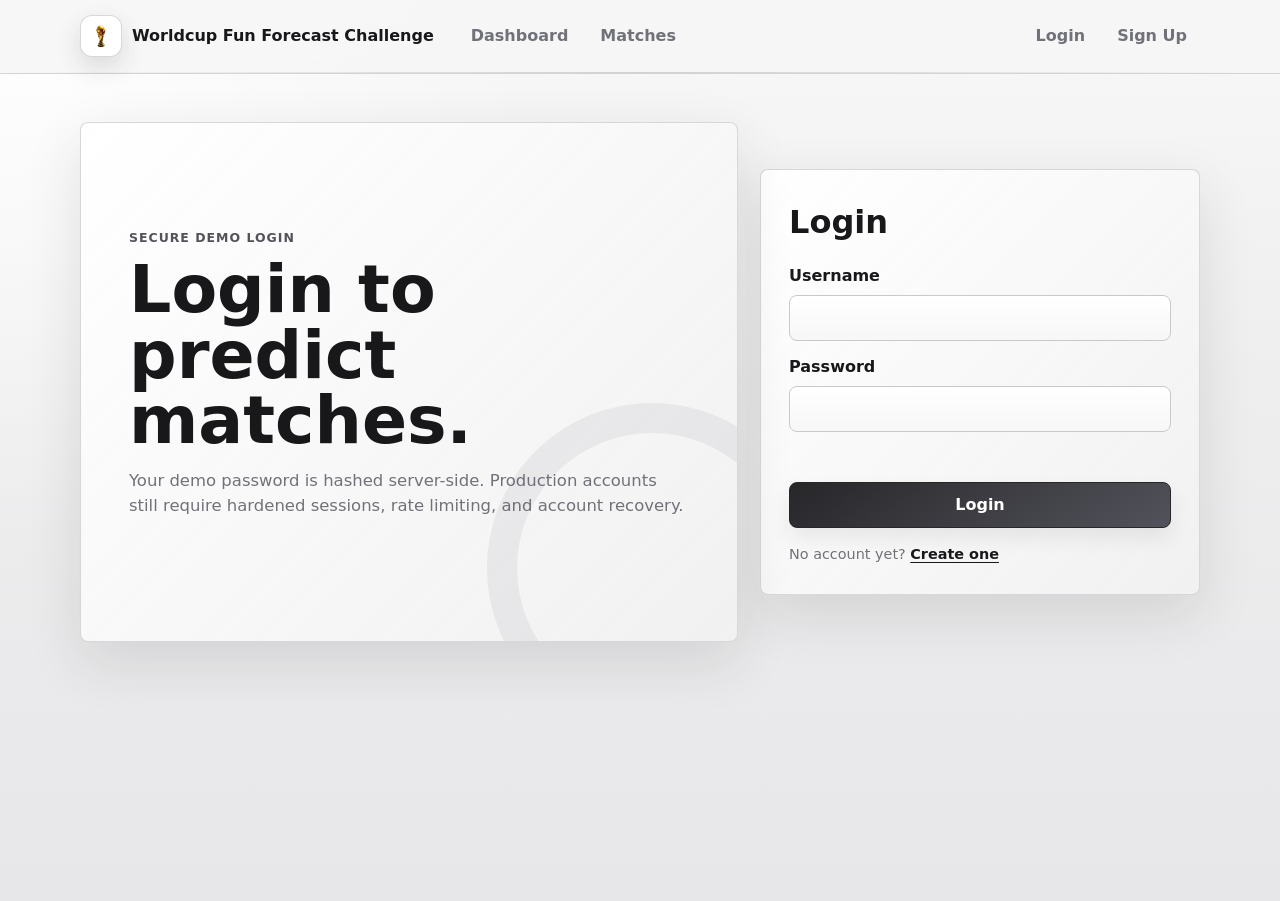
<file: public/admin.html>
<!doctype html>
<html lang="en">
  <head>
    <meta charset="utf-8" />
    <meta name="viewport" content="width=device-width, initial-scale=1" />
    <meta
      name="description"
      content="Worldcup Fun Forecast Challenge admin dashboard."
    />
    <title>Worldcup Fun Forecast Challenge | Admin</title>
    <link rel="stylesheet" href="css/styles.css" />
    <link rel="icon" href="assets/new logo.png" type="image/png" />
  </head>
  <body>
    <header class="site-header">
      <div class="container nav">
        <a
          class="logo"
          href="index.html"
          aria-label="Worldcup Fun Forecast Challenge dashboard"
        >
          <img
            class="logo-mark"
            src="assets/new logo.png"
            alt=""
            width="42"
            height="42"
          />
          <span>Worldcup Fun Forecast Challenge</span>
        </a>
        <nav class="nav-links" aria-label="Primary navigation">
          <a href="index.html">Dashboard</a>
          <a href="matches.html">Matches</a>
          <a href="leaderboard.html" data-auth-required hidden>Leaderboard</a>
          <a href="points.html" data-auth-required hidden>Predictions</a>
          <a class="active" href="admin.html">Admin</a>
          <span class="auth-nav" data-auth-nav></span>
        </nav>
      </div>
    </header>

    <main>
      <section class="section-block">
        <div class="container">
          <div class="section-heading">
            <div>
              <p class="eyebrow">Admin</p>
              <h1>Prediction Control Center</h1>
            </div>
          </div>
          <div class="data-notice">
            Demo admin access is browser-local. Production needs server-side
            roles, audit logs, protected APIs, and persistent storage.
          </div>
          <div class="scoring-grid" data-admin-stats></div>
        </div>
      </section>

      <section class="section-block">
        <div class="container">
          <div class="section-heading">
            <div>
              <p class="eyebrow">Submissions</p>
              <h2>Prediction CRUD</h2>
            </div>
          </div>
          <form class="admin-form" data-prediction-form-admin>
            <input type="hidden" name="editingKey" />
            <h3 data-prediction-form-title>Create Prediction</h3>
            <div class="admin-form-grid">
              <label>
                User
                <select name="userId" data-prediction-user required></select>
              </label>
              <label>
                Match
                <select name="matchId" data-prediction-match required></select>
              </label>
              <label>
                Predicted winner
                <input type="text" name="predictedWinner" required />
              </label>
              <label>
                Advancing team
                <input type="text" name="advancingTeam" />
              </label>
              <label>
                Home/team A score
                <input
                  type="number"
                  name="homeScore"
                  min="0"
                  step="1"
                  required
                />
              </label>
              <label>
                Away/team B score
                <input
                  type="number"
                  name="awayScore"
                  min="0"
                  step="1"
                  required
                />
              </label>
            </div>
            <p class="form-error" data-form-error role="alert"></p>
            <div class="card-actions">
              <button class="btn btn-primary" type="submit">
                Save Prediction
              </button>
              <button
                class="btn btn-ghost"
                type="button"
                data-reset-prediction-form
              >
                Reset
              </button>
            </div>
          </form>
          <div class="leader-tools table-tools">
            <input
              type="search"
              data-admin-prediction-search
              placeholder="Search predictions by user, team, winner, or score"
              aria-label="Search admin predictions"
            />
            <button class="btn btn-secondary" type="button" data-download-predictions>
              Download Excel
            </button>
          </div>
          <div data-admin-predictions></div>
        </div>
      </section>

      <section class="section-block">
        <div class="container">
          <div class="section-heading">
            <div>
              <p class="eyebrow">Accounts</p>
              <h2>User CRUD</h2>
            </div>
          </div>
          <form class="admin-form" data-user-form>
            <input type="hidden" name="userId" />
            <h3 data-user-form-title>Create User</h3>
            <div class="admin-form-grid">
              <label>
                Display name
                <input type="text" name="displayName" maxlength="80" required />
              </label>
              <label>
                Username
                <input
                  type="text"
                  name="username"
                  autocomplete="username"
                  required
                />
              </label>
              <label>
                Role
                <select name="role" required>
                  <option value="user">User</option>
                  <option value="admin">Admin</option>
                </select>
              </label>
              <label>
                <span data-user-password-label>Temporary password</span>
                <input
                  type="password"
                  name="password"
                  autocomplete="new-password"
                />
              </label>
            </div>
            <p class="form-error" data-form-error role="alert"></p>
            <div class="card-actions">
              <button class="btn btn-primary" type="submit">Save User</button>
              <button class="btn btn-ghost" type="button" data-reset-user-form>
                Reset
              </button>
            </div>
          </form>
          <div class="leader-tools table-tools">
            <input
              type="search"
              data-admin-user-search
              placeholder="Search users by name, username, or role"
              aria-label="Search admin users"
            />
            <button class="btn btn-secondary" type="button" data-download-users>
              Download Excel
            </button>
          </div>
          <div data-admin-users></div>
        </div>
      </section>
    </main>

    <div class="toast" data-toast role="status" aria-live="polite"></div>
    <script src="js/auth.js"></script>
    <script src="js/api.js"></script>
    <script src="js/admin.js"></script>
  </body>
</html>
</file>
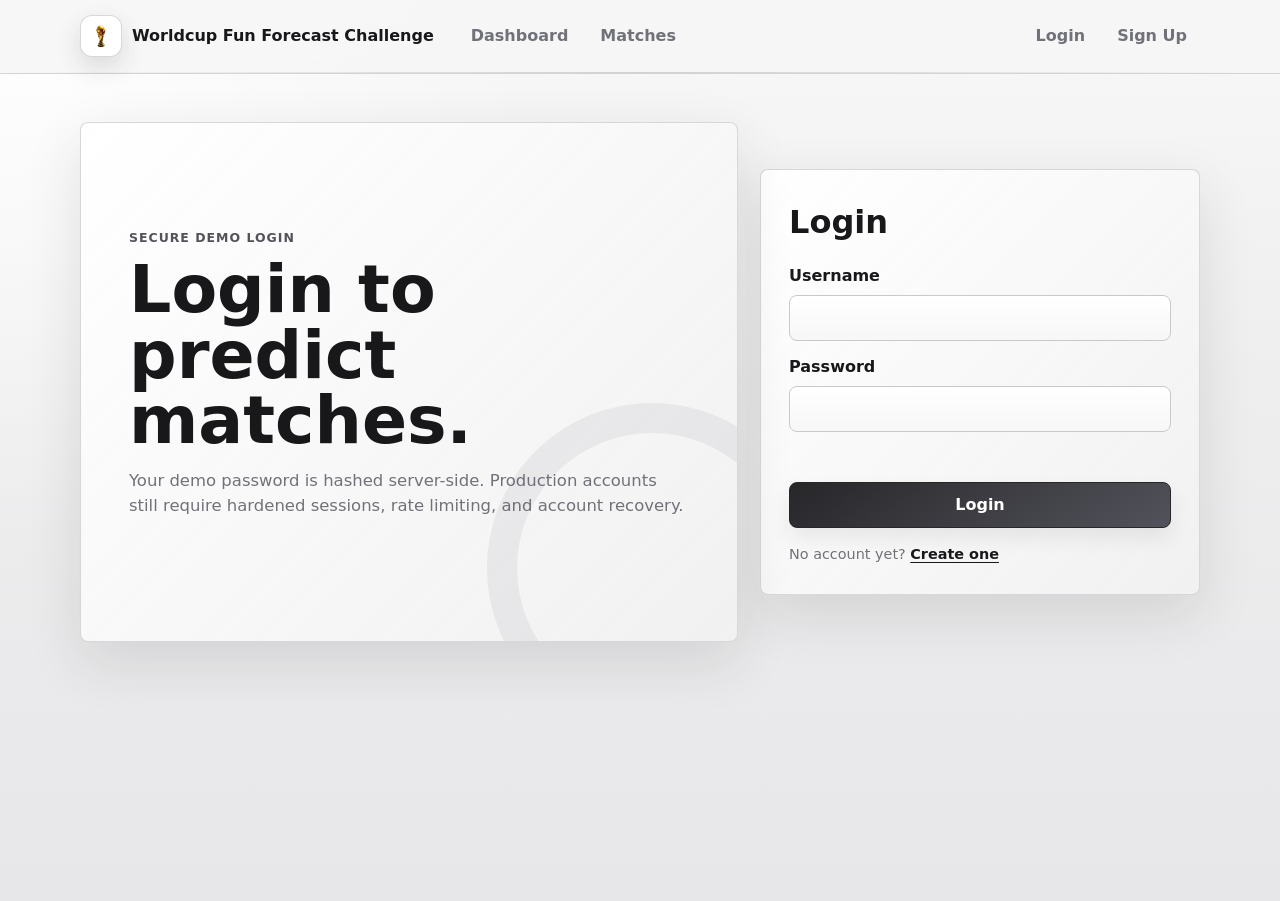
<file: public/leaderboard.html>
<!doctype html>
<html lang="en">
  <head>
    <meta charset="utf-8" />
    <meta name="viewport" content="width=device-width, initial-scale=1" />
    <meta
      name="description"
      content="World Cup 2026 prediction game leaderboard rankings."
    />
    <title>Worldcup Fun Forecast Challenge | Leaderboard</title>
    <link rel="stylesheet" href="css/styles.css" />
    <link rel="icon" href="assets/new logo.png" type="image/png" />
  </head>
  <body>
    <header class="site-header">
      <div class="container nav">
        <a
          class="logo"
          href="index.html"
          aria-label="Worldcup Fun Forecast Challenge dashboard"
        >
          <img
            class="logo-mark"
            src="assets/new logo.png"
            alt=""
            width="42"
            height="42"
          />
          <span>Worldcup Fun Forecast Challenge</span>
        </a>
        <nav class="nav-links" aria-label="Primary navigation">
          <a href="index.html">Dashboard</a>
          <a href="matches.html">Matches</a>
          <a class="active" href="leaderboard.html" data-auth-required hidden
            >Leaderboard</a
          >
          <a href="points.html" data-auth-required hidden>Predictions</a>
          <span class="auth-nav" data-auth-nav></span>
        </nav>
      </div>
    </header>

    <main>
      <section class="section-block">
        <div class="container">
          <div class="section-heading">
            <div>
              <p class="eyebrow">Rankings</p>
              <h1>Top 10 Predictors</h1>
            </div>
            <a class="btn btn-primary" href="matches.html">Make Predictions</a>
          </div>
          <div class="top10-grid" data-top10></div>
        </div>
      </section>

      <section class="section-block">
        <div class="container">
          <div class="section-heading">
            <div>
              <p class="eyebrow">Scoring</p>
              <h2>How Points Work</h2>
            </div>
          </div>
          <div class="scoring-grid">
            <article class="info-card">
              <strong>+1</strong>
              <p>Correct winner only</p>
            </article>
            <article class="info-card">
              <strong>+3</strong>
              <p>Correct winner and exact score</p>
            </article>
            <article class="info-card">
              <strong>0</strong>
              <p>No participation points</p>
            </article>
            <article class="info-card">
              <strong>0</strong>
              <p>Incorrect winner</p>
            </article>
          </div>
        </div>
      </section>

      <section class="section-block">
        <div class="container">
          <div class="section-heading">
            <div>
              <p class="eyebrow">All players</p>
              <h2>Overall Rankings</h2>
            </div>
          </div>
          <div class="leader-tools">
            <input
              type="search"
              data-leaderboard-search
              placeholder="Search by name"
              aria-label="Search leaderboard by name"
            />
            <select data-leaderboard-sort aria-label="Sort leaderboard">
              <option value="points">Sort by points</option>
              <option value="exactScores">Sort by exact scores</option>
              <option value="correctWinners">Sort by correct winners</option>
            </select>
          </div>
          <div data-overall></div>
        </div>
      </section>
    </main>

    <footer class="site-footer">
      <div class="container footer">
        <div>
          <strong>Worldcup Fun Forecast Challenge</strong>
          <p>
            For entertainment and points-based predictions only. No payments,
            odds, wagering, deposits, wallets, or cash prizes are implemented.
          </p>
          <p>Data powered by football API provider.</p>
        </div>
        <nav class="footer-links" aria-label="Footer navigation">
          <a href="index.html">Dashboard</a>
          <a href="matches.html">Matches</a>
          <a href="leaderboard.html">Leaderboard</a>
        </nav>
      </div>
    </footer>

    <div class="toast" data-toast role="status" aria-live="polite"></div>
    <script src="js/auth.js"></script>
    <script src="js/api.js"></script>
    <script src="js/leaderboard.js"></script>
  </body>
</html>
</file>
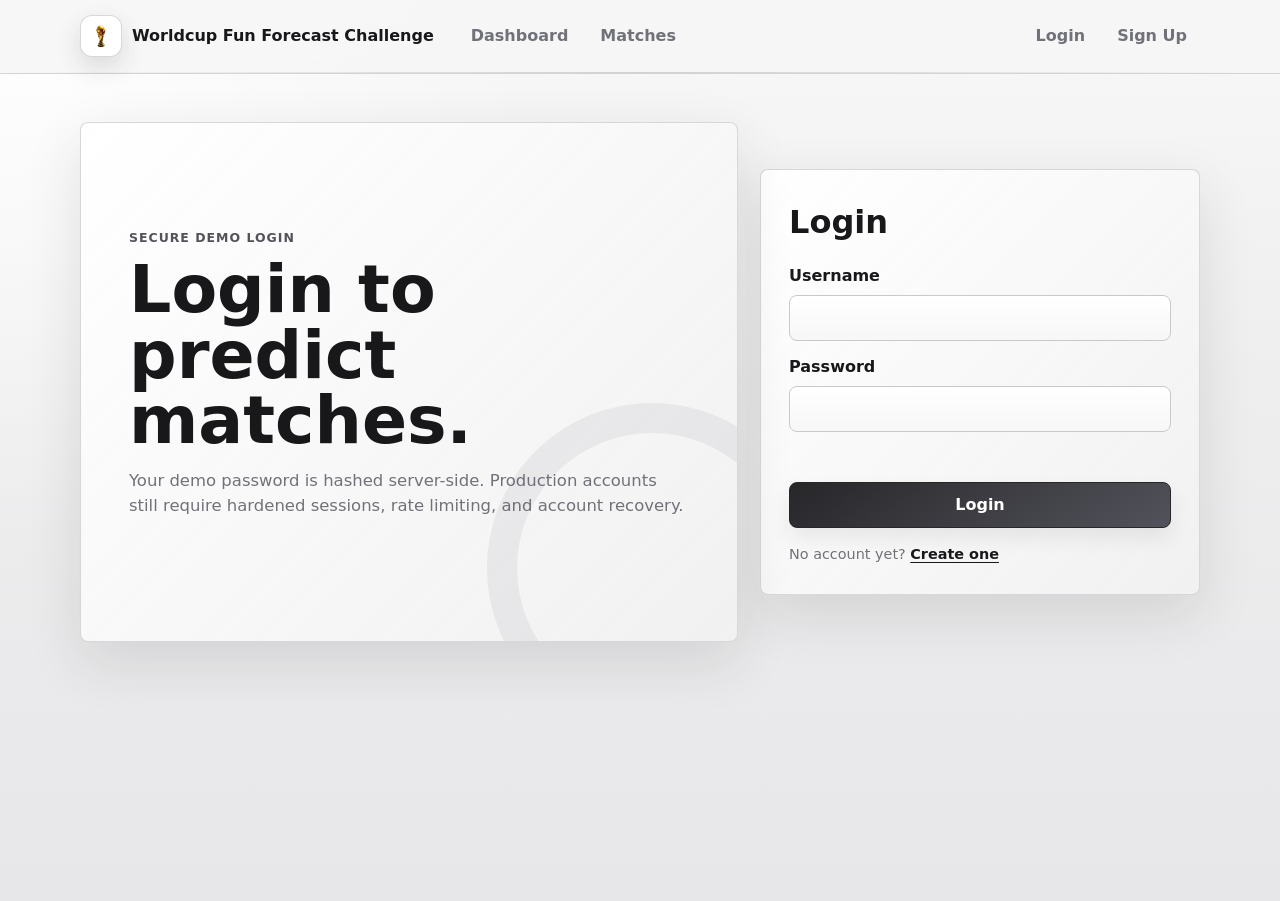
<file: public/login.html>
<!doctype html>
<html lang="en">
  <head>
    <meta charset="utf-8" />
    <meta name="viewport" content="width=device-width, initial-scale=1" />
    <meta
      name="description"
      content="Login to Worldcup Fun Forecast Challenge."
    />
    <title>Worldcup Fun Forecast Challenge | Login</title>
    <link rel="stylesheet" href="css/styles.css" />
    <link rel="icon" href="assets/new logo.png" type="image/png" />
  </head>
  <body>
    <header class="site-header">
      <div class="container nav">
        <a
          class="logo"
          href="index.html"
          aria-label="Worldcup Fun Forecast Challenge dashboard"
        >
          <img
            class="logo-mark"
            src="assets/new logo.png"
            alt=""
            width="42"
            height="42"
          />
          <span>Worldcup Fun Forecast Challenge</span>
        </a>
        <nav class="nav-links" aria-label="Primary navigation">
          <a href="index.html">Dashboard</a>
          <a href="matches.html">Matches</a>
          <a href="leaderboard.html" data-auth-required hidden>Leaderboard</a>
          <a href="points.html" data-auth-required hidden>Predictions</a>
          <span class="auth-nav" data-auth-nav></span>
        </nav>
      </div>
    </header>

    <main class="auth-page">
      <section class="auth-shell container">
        <div class="auth-copy">
          <p class="eyebrow">Secure demo login</p>
          <h1>Login to predict matches.</h1>
          <p>
            Your demo password is hashed server-side. Production accounts still
            require hardened sessions, rate limiting, and account recovery.
          </p>
        </div>
        <div class="auth-card">
          <h2>Login</h2>
          <form class="auth-form" data-login-form>
            <label>
              Username
              <input
                type="text"
                name="username"
                autocomplete="username"
                required
              />
            </label>
            <label>
              Password
              <input
                type="password"
                name="password"
                autocomplete="current-password"
                required
              />
            </label>
            <p class="form-error" data-auth-error role="alert"></p>
            <button class="btn btn-primary" type="submit">Login</button>
          </form>
          <p class="auth-switch">
            No account yet? <a href="signup.html">Create one</a>
          </p>
        </div>
      </section>
    </main>

    <div class="toast" data-toast role="status" aria-live="polite"></div>
    <script src="js/auth.js"></script>
    <script src="js/login.js"></script>
  </body>
</html>
</file>
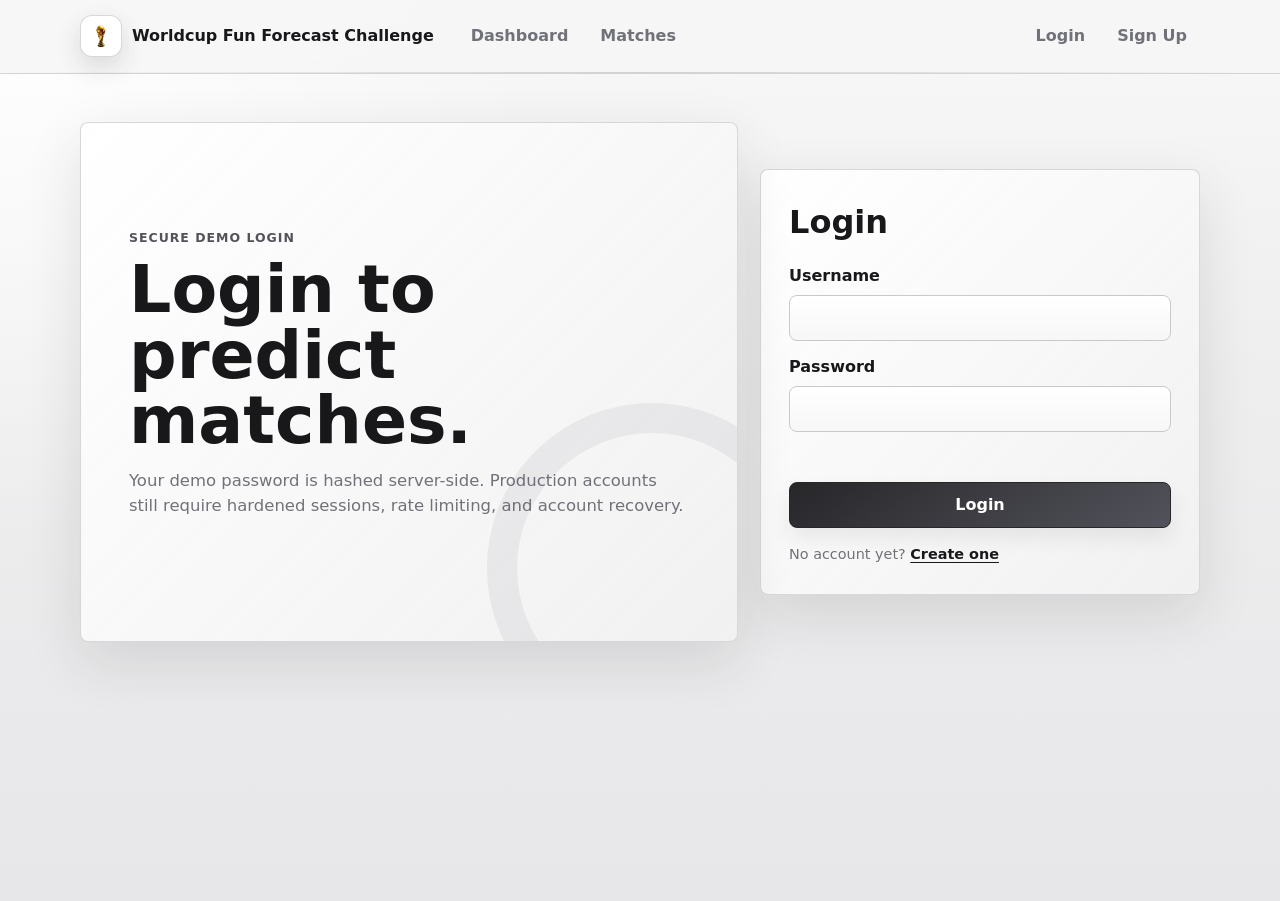
<file: public/points.html>
<!doctype html>
<html lang="en">
  <head>
    <meta charset="utf-8" />
    <meta name="viewport" content="width=device-width, initial-scale=1" />
    <meta name="description" content="View World Cup 2026 prediction points." />
    <title>Worldcup Fun Forecast Challenge | Prediction Points</title>
    <link rel="stylesheet" href="css/styles.css" />
    <link rel="icon" href="assets/new logo.png" type="image/png" />
  </head>
  <body>
    <header class="site-header">
      <div class="container nav">
        <a
          class="logo"
          href="index.html"
          aria-label="Worldcup Fun Forecast Challenge dashboard"
        >
          <img
            class="logo-mark"
            src="assets/new logo.png"
            alt=""
            width="42"
            height="42"
          />
          <span>Worldcup Fun Forecast Challenge</span>
        </a>
        <nav class="nav-links" aria-label="Primary navigation">
          <a href="index.html">Dashboard</a>
          <a href="matches.html">Matches</a>
          <a href="leaderboard.html" data-auth-required hidden>Leaderboard</a>
          <a class="active" href="points.html" data-auth-required hidden
            >Predictions</a
          >
          <span class="auth-nav" data-auth-nav></span>
        </nav>
      </div>
    </header>

    <main>
      <section class="section-block">
        <div class="container">
          <div class="section-heading">
            <div>
              <p class="eyebrow">View only</p>
              <h1>Prediction Points</h1>
            </div>
            <a class="btn btn-secondary" href="matches.html"
              >Make Predictions</a
            >
          </div>
          <div class="data-notice">
            Correct winner only is 1 point. Correct winner with exact regular
            score is 3 total points. Incorrect winner is 0 points.
          </div>
        </div>
      </section>

      <section class="section-block">
        <div class="container">
          <div class="section-heading">
            <div>
              <p class="eyebrow">Your account</p>
              <h2>Performance Dashboard</h2>
            </div>
          </div>
          <div class="performance-grid" data-performance-summary></div>
        </div>
      </section>

      <section class="section-block">
        <div class="container">
          <div class="section-heading">
            <div>
              <p class="eyebrow">Your account</p>
              <h2>User Specific Predictions</h2>
            </div>
          </div>
          <div class="leader-tools table-tools">
            <input
              type="search"
              data-user-prediction-search
              placeholder="Search your predictions"
              aria-label="Search your predictions"
            />
          </div>
          <div data-user-points></div>
        </div>
      </section>

      <section class="section-block">
        <div class="container">
          <div class="section-heading">
            <div>
              <p class="eyebrow">All users</p>
              <h2>Overall Predictions</h2>
            </div>
          </div>
          <div class="leader-tools table-tools">
            <input
              type="search"
              data-overall-prediction-search
              placeholder="Search by user, team, or winner"
              aria-label="Search all predictions"
            />
          </div>
          <div data-overall-points></div>
        </div>
      </section>
    </main>

    <div class="toast" data-toast role="status" aria-live="polite"></div>
    <script src="js/auth.js"></script>
    <script src="js/api.js"></script>
    <script src="js/points.js"></script>
  </body>
</html>
</file>
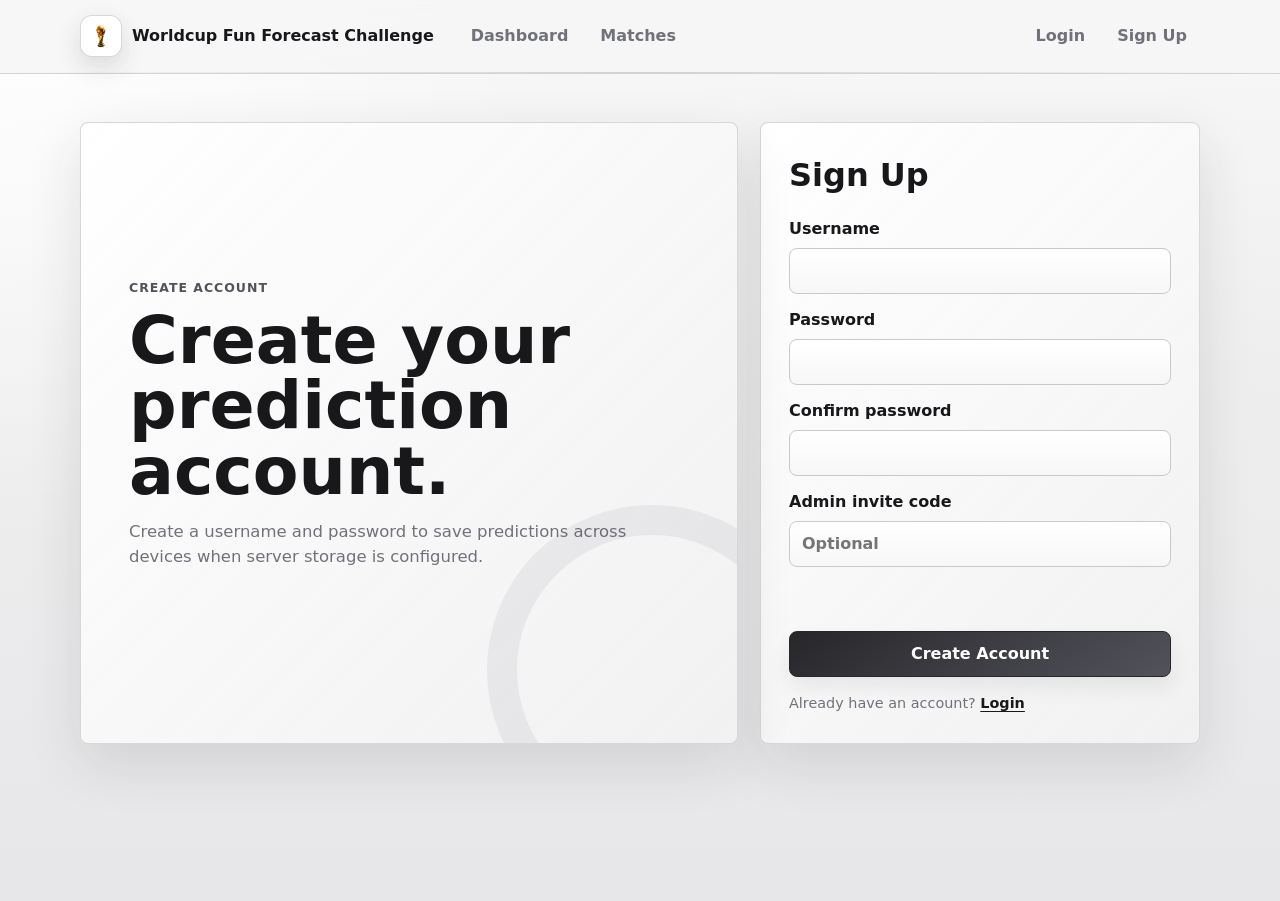
<file: public/signup.html>
<!doctype html>
<html lang="en">
  <head>
    <meta charset="utf-8" />
    <meta name="viewport" content="width=device-width, initial-scale=1" />
    <meta
      name="description"
      content="Create a Worldcup Fun Forecast Challenge account."
    />
    <title>Worldcup Fun Forecast Challenge | Sign Up</title>
    <link rel="stylesheet" href="css/styles.css" />
    <link rel="icon" href="assets/new logo.png" type="image/png" />
  </head>
  <body>
    <header class="site-header">
      <div class="container nav">
        <a
          class="logo"
          href="index.html"
          aria-label="Worldcup Fun Forecast Challenge dashboard"
        >
          <img
            class="logo-mark"
            src="assets/new logo.png"
            alt=""
            width="42"
            height="42"
          />
          <span>Worldcup Fun Forecast Challenge</span>
        </a>
        <nav class="nav-links" aria-label="Primary navigation">
          <a href="index.html">Dashboard</a>
          <a href="matches.html">Matches</a>
          <a href="leaderboard.html" data-auth-required hidden>Leaderboard</a>
          <a href="points.html" data-auth-required hidden>Predictions</a>
          <span class="auth-nav" data-auth-nav></span>
        </nav>
      </div>
    </header>

    <main class="auth-page">
      <section class="auth-shell container">
        <div class="auth-copy">
          <p class="eyebrow">Create account</p>
          <h1>Create your prediction account.</h1>
          <p>
            Create a username and password to save predictions across devices
            when server storage is configured.
          </p>
        </div>
        <div class="auth-card">
          <h2>Sign Up</h2>
          <form class="auth-form" data-signup-form>
            <label>
              Username
              <input
                type="text"
                name="username"
                autocomplete="username"
                required
              />
            </label>
            <label>
              Password
              <input
                type="password"
                name="password"
                autocomplete="new-password"
                required
              />
            </label>
            <label>
              Confirm password
              <input
                type="password"
                name="confirmPassword"
                autocomplete="new-password"
                required
              />
            </label>
            <label>
              Admin invite code
              <input
                type="password"
                name="adminCode"
                autocomplete="off"
                placeholder="Optional"
              />
            </label>
            <p class="auth-hint">
              <!-- Use any password you prefer for this demo account. -->
            </p>
            <p class="form-error" data-auth-error role="alert"></p>
            <button class="btn btn-primary" type="submit">
              Create Account
            </button>
          </form>
          <p class="auth-switch">
            Already have an account? <a href="login.html">Login</a>
          </p>
        </div>
      </section>
    </main>

    <div class="toast" data-toast role="status" aria-live="polite"></div>
    <script src="js/auth.js"></script>
    <script src="js/signup.js"></script>
  </body>
</html>
</file>
<file: public/css/styles.css>
:root {
  --bg: #eeeeef;
  --surface: #fbfbfb;
  --surface-soft: #f4f4f5;
  --surface-strong: #e4e4e7;
  --text: #18181b;
  --muted: #71717a;
  --border: #d4d4d8;
  --accent: #3f3f46;
  --accent-soft: #e4e4e7;
  --success: #3f3f46;
  --warning: #52525b;
  --danger: #7f1d1d;
  --shadow: 0 20px 55px rgba(39, 39, 42, 0.12);
  --radius: 8px;
  --container: 1120px;
}

* {
  box-sizing: border-box;
}

html {
  min-width: 320px;
  scroll-behavior: smooth;
}

body {
  margin: 0;
  min-height: 100vh;
  background:
    radial-gradient(circle at top left, rgba(255, 255, 255, 0.92), rgba(255, 255, 255, 0) 34rem),
    linear-gradient(180deg, #f8f8f8 0%, var(--bg) 42%, #e7e7e9 100%);
  color: var(--text);
  font-family: Inter, ui-sans-serif, system-ui, -apple-system, BlinkMacSystemFont, "Segoe UI", sans-serif;
  line-height: 1.5;
}

body.modal-open {
  overflow: hidden;
}

img {
  display: block;
  max-width: 100%;
}

a {
  color: inherit;
  text-decoration: none;
}

button,
input,
select {
  font: inherit;
}

button {
  cursor: pointer;
}

:focus-visible {
  outline: 3px solid rgba(63, 63, 70, 0.28);
  outline-offset: 2px;
}

.container {
  width: min(100% - 32px, var(--container));
  margin-inline: auto;
}

.site-header::after {
  content: "";
  display: block;
  height: 1px;
  background: linear-gradient(90deg, transparent, rgba(39, 39, 42, 0.18), transparent);
}

.site-header {
  position: sticky;
  top: 0;
  z-index: 20;
  border-bottom: 1px solid var(--border);
  background: rgba(246, 246, 247, 0.86);
  backdrop-filter: blur(12px);
  transform: translateY(0);
  transition: transform 180ms ease, box-shadow 180ms ease, background 180ms ease;
  will-change: transform;
}

.site-header.header-hidden {
  transform: translateY(calc(-100% - 2px));
}

.site-header.header-visible {
  box-shadow: 0 12px 34px rgba(39, 39, 42, 0.1);
}

.nav {
  display: flex;
  align-items: center;
  justify-content: space-between;
  gap: 24px;
  min-height: 72px;
}

.logo {
  display: inline-flex;
  align-items: center;
  gap: 10px;
  min-width: 0;
  font-weight: 800;
  letter-spacing: 0;
}

.logo span {
  min-width: 0;
  overflow: hidden;
  text-overflow: ellipsis;
  white-space: nowrap;
}

.logo-mark {
  width: 42px;
  height: 42px;
  flex: 0 0 auto;
  border-radius: 12px;
  border: 1px solid rgba(212, 212, 216, 0.9);
  background: #ffffff;
  box-shadow: 0 10px 24px rgba(39, 39, 42, 0.14);
  object-fit: contain;
  padding: 4px;
}

.nav-links {
  display: flex;
  align-items: center;
  justify-content: flex-end;
  flex: 1;
  min-width: 0;
  gap: 6px;
}

.nav-links a,
.nav-button {
  border-radius: var(--radius);
  color: var(--muted);
  font-weight: 650;
  padding: 10px 13px;
}

.nav-links a:hover,
.nav-links a.active,
.nav-button:hover {
  background: var(--accent-soft);
  color: var(--accent);
  box-shadow: inset 0 0 0 1px rgba(63, 63, 70, 0.08);
}

.auth-nav {
  display: inline-flex;
  align-items: center;
  margin-left: auto;
  min-width: 0;
  gap: 6px;
}

.notification-menu {
  position: relative;
  display: inline-flex;
  align-items: center;
}

.notification-button {
  gap: 6px;
}

.notification-count {
  display: inline-flex;
  align-items: center;
  justify-content: center;
  min-width: 22px;
  height: 22px;
  border-radius: 999px;
  background: #27272a;
  color: #ffffff;
  padding: 0 6px;
  font-size: 0.72rem;
  font-weight: 850;
}

.notification-panel {
  position: absolute;
  top: calc(100% + 10px);
  right: 0;
  z-index: 50;
  width: min(360px, calc(100vw - 32px));
  max-height: 430px;
  overflow: auto;
  border: 1px solid rgba(161, 161, 170, 0.55);
  border-radius: var(--radius);
  background: rgba(251, 251, 251, 0.98);
  box-shadow: 0 24px 60px rgba(39, 39, 42, 0.18);
  padding: 8px;
}

.notification-panel[hidden] {
  display: none;
}

.notification-list {
  display: grid;
  gap: 8px;
}

.notification-item,
.notification-empty {
  border: 1px solid var(--border);
  border-radius: var(--radius);
  background: linear-gradient(180deg, #ffffff, #f4f4f5);
  padding: 10px;
}

.notification-item strong,
.notification-item p,
.notification-item span,
.notification-item time {
  display: block;
}

.notification-item p,
.notification-item span,
.notification-item time,
.notification-empty {
  color: var(--muted);
  font-size: 0.84rem;
}

.notification-item p {
  margin: 2px 0;
}

.notification-item time {
  margin-top: 5px;
  font-size: 0.76rem;
}

.nav-button {
  display: inline-flex;
  align-items: center;
  justify-content: center;
  border: 0;
  background: transparent;
}

.nav-menu-toggle {
  display: none;
  width: 42px;
  height: 42px;
  flex: 0 0 auto;
  border: 1px solid rgba(212, 212, 216, 0.9);
  border-radius: var(--radius);
  background:
    linear-gradient(180deg, rgba(255, 255, 255, 0.94), rgba(232, 232, 234, 0.9)),
    var(--surface);
  box-shadow: 0 10px 24px rgba(39, 39, 42, 0.08);
  padding: 9px;
}

.nav-menu-toggle span {
  display: block;
  width: 100%;
  height: 2px;
  border-radius: 999px;
  background: #3f3f46;
}

.nav-menu-toggle span + span {
  margin-top: 6px;
}

.nav-user {
  display: inline-flex;
  align-items: center;
  max-width: 180px;
  overflow: hidden;
  text-overflow: ellipsis;
  white-space: nowrap;
  min-height: 38px;
  border: 1px solid rgba(212, 212, 216, 0.86);
  border-radius: 999px;
  background: rgba(255, 255, 255, 0.64);
  color: var(--text);
  padding: 6px 12px;
  font-size: 0.9rem;
  font-weight: 800;
}

.hero {
  padding: 46px 0 26px;
}

.hero-panel {
  display: grid;
  grid-template-columns: minmax(0, 1.55fr) minmax(280px, 0.72fr);
  gap: 18px;
  align-items: stretch;
}

.hero-copy {
  display: flex;
  flex-direction: column;
  justify-content: center;
  min-height: 300px;
  position: relative;
  overflow: hidden;
  border: 1px solid rgba(212, 212, 216, 0.9);
  border-radius: var(--radius);
  background:
    linear-gradient(135deg, rgba(255, 255, 255, 0.98), rgba(228, 228, 231, 0.72) 58%, rgba(212, 212, 216, 0.42)),
    linear-gradient(90deg, rgba(24, 24, 27, 0.035), rgba(255, 255, 255, 0) 26%),
    repeating-linear-gradient(90deg, rgba(39, 39, 42, 0.035) 0 1px, transparent 1px 44px),
    var(--surface);
  box-shadow: var(--shadow);
  padding: 48px;
}

.hero-copy::after {
  content: "";
  position: absolute;
  right: -72px;
  bottom: -86px;
  width: 260px;
  height: 260px;
  border: 30px solid rgba(63, 63, 70, 0.075);
  border-radius: 50%;
}

.hero-copy::before {
  content: "";
  position: absolute;
  inset: auto 34px 28px auto;
  width: 112px;
  height: 18px;
  border-top: 2px solid rgba(63, 63, 70, 0.16);
  border-bottom: 2px solid rgba(63, 63, 70, 0.16);
}

.eyebrow {
  margin: 0 0 10px;
  color: #52525b;
  font-size: 0.78rem;
  font-weight: 800;
  letter-spacing: 0.08em;
  text-transform: uppercase;
}

h1,
h2,
h3,
p {
  overflow-wrap: anywhere;
}

h1 {
  max-width: 780px;
  margin: 0;
  font-size: clamp(2.35rem, 5.2vw, 5.1rem);
  line-height: 0.98;
  letter-spacing: 0;
}

h2 {
  margin: 0;
  font-size: clamp(1.35rem, 2.6vw, 2rem);
  letter-spacing: 0;
}

h3 {
  margin: 0;
  font-size: 1rem;
}

.hero-copy p:not(.eyebrow) {
  max-width: 670px;
  margin: 18px 0 0;
  color: var(--muted);
  font-size: 1.05rem;
}

.hero-actions,
.card-actions,
.controls {
  display: flex;
  flex-wrap: wrap;
  gap: 12px;
  align-items: center;
}

.hero-actions {
  margin-top: 28px;
}

.auth-callout {
  display: grid;
  gap: 10px;
  max-width: 620px;
  border: 1px solid rgba(161, 161, 170, 0.7);
  border-radius: var(--radius);
  background:
    linear-gradient(180deg, rgba(255, 255, 255, 0.82), rgba(244, 244, 245, 0.76)),
    var(--surface-soft);
  box-shadow: 0 14px 30px rgba(39, 39, 42, 0.08);
  margin-top: 22px;
  padding: 15px;
}

.auth-callout[hidden] {
  display: none;
}

.auth-callout strong {
  color: var(--text);
  font-size: 1rem;
}

.auth-callout span {
  color: var(--muted);
  font-size: 0.94rem;
}

.auth-callout div {
  display: flex;
  flex-wrap: wrap;
  gap: 10px;
}

.hero-stats {
  display: grid;
  gap: 12px;
}

.stat-card,
.info-card,
.mini-match-card,
.match-card,
.leader-card,
.empty-card,
.loading-card,
.error-card {
  border: 1px solid rgba(212, 212, 216, 0.9);
  border-radius: var(--radius);
  background: var(--surface);
  box-shadow: 0 14px 35px rgba(39, 39, 42, 0.08);
}

.stat-card {
  display: flex;
  flex-direction: column;
  justify-content: space-between;
  min-height: 144px;
  overflow: hidden;
  position: relative;
  padding: 24px;
  background:
    linear-gradient(145deg, #ffffff, #efeff0),
    var(--surface);
}

.stat-card::before {
  content: "";
  position: absolute;
  inset: 0 0 auto;
  height: 4px;
  background: linear-gradient(90deg, #27272a, #a1a1aa);
}

.stat-card strong {
  font-size: 2.25rem;
  letter-spacing: 0;
}

.stat-card span,
.muted,
.section-heading span,
.card-meta,
.prediction-status,
.match-details dt,
.footer p {
  color: var(--muted);
}

main {
  padding-bottom: 48px;
}

.section-block {
  padding: 30px 0;
}

.section-heading {
  display: flex;
  align-items: end;
  justify-content: space-between;
  gap: 16px;
  margin-bottom: 16px;
}

.action-row {
  display: flex;
  align-items: center;
  justify-content: flex-end;
  flex-wrap: wrap;
  gap: 10px;
}

.summary-grid {
  display: grid;
  grid-template-columns: repeat(2, minmax(0, 1fr));
  gap: 18px;
}

.performance-grid {
  display: grid;
  grid-template-columns: repeat(4, minmax(0, 1fr));
  gap: 12px;
}

.performance-card {
  min-width: 0;
  border: 1px solid rgba(212, 212, 216, 0.9);
  border-radius: var(--radius);
  background:
    linear-gradient(145deg, #ffffff, #eeeeef),
    var(--surface);
  box-shadow: 0 14px 35px rgba(39, 39, 42, 0.08);
  padding: 16px;
}

.performance-card span {
  display: block;
  color: var(--muted);
  font-size: 0.78rem;
  font-weight: 800;
  text-transform: uppercase;
}

.performance-card strong {
  display: block;
  margin-top: 6px;
  font-size: 1.75rem;
  line-height: 1;
}

.performance-card p {
  margin: 8px 0 0;
  color: var(--muted);
  font-size: 0.84rem;
}

.summary-column {
  min-width: 0;
  border: 1px solid rgba(212, 212, 216, 0.9);
  border-radius: var(--radius);
  background:
    linear-gradient(180deg, rgba(255, 255, 255, 0.78), rgba(244, 244, 245, 0.72)),
    var(--surface-soft);
  box-shadow: 0 18px 45px rgba(39, 39, 42, 0.08);
  padding: 18px;
}

.stack {
  display: grid;
  gap: 12px;
}

.mini-match-card,
.match-card,
.info-card,
.empty-card,
.loading-card,
.error-card {
  padding: 18px;
}

.card-meta {
  display: flex;
  justify-content: space-between;
  gap: 12px;
  margin-bottom: 14px;
  font-size: 0.83rem;
  font-weight: 700;
  text-transform: capitalize;
}

.summary-teams,
.matchup,
.modal-teams {
  display: grid;
  grid-template-columns: minmax(0, 1fr) auto minmax(0, 1fr);
  align-items: center;
  gap: 12px;
}

.summary-teams {
  margin-bottom: 14px;
}

.team {
  display: inline-flex;
  align-items: center;
  gap: 10px;
  min-width: 0;
  font-weight: 750;
}

.team:last-child {
  justify-self: end;
  text-align: right;
}

.team img {
  flex: 0 0 auto;
  width: 40px;
  height: 28px;
  border: 1px solid var(--border);
  border-radius: 4px;
  object-fit: cover;
}

.team span {
  min-width: 0;
}

.team-compact {
  font-size: 0.94rem;
}

.team-compact img {
  width: 32px;
  height: 22px;
}

.score-pill,
.versus {
  display: inline-flex;
  align-items: center;
  justify-content: center;
  min-width: 52px;
  min-height: 34px;
  border: 1px solid var(--border);
  border-radius: 999px;
  background: var(--surface-soft);
  font-weight: 800;
}

.featured-grid,
.match-grid,
.top10-grid {
  display: grid;
  grid-template-columns: repeat(3, minmax(0, 1fr));
  gap: 16px;
}

.match-card {
  display: flex;
  flex-direction: column;
  gap: 14px;
  min-width: 0;
}

.match-card.detailed {
  min-height: 100%;
}

.status-badge,
.result-badge,
.rank-badge {
  display: inline-flex;
  align-items: center;
  width: fit-content;
  border-radius: 999px;
  padding: 5px 10px;
  font-size: 0.78rem;
  font-weight: 800;
}

.status-badge.upcoming {
  background: var(--accent-soft);
  color: var(--accent);
}

.status-badge.completed,
.result-badge {
  background: #e4e4e7;
  color: var(--success);
}

.status-badge.live {
  background: #d4d4d8;
  color: #27272a;
}

.status-badge.awaiting-result {
  background: #f4f4f5;
  color: #52525b;
}

.btn {
  display: inline-flex;
  align-items: center;
  justify-content: center;
  min-height: 42px;
  border: 1px solid transparent;
  border-radius: var(--radius);
  padding: 10px 15px;
  font-weight: 800;
  transition: transform 160ms ease, background-color 160ms ease, border-color 160ms ease;
}

.btn:hover {
  transform: translateY(-1px);
}

.btn:disabled {
  cursor: not-allowed;
  opacity: 0.72;
  transform: none;
}

.btn-primary {
  background: var(--accent);
  color: white;
}

.btn-primary:hover {
  background: #27272a;
}

.btn-secondary,
.btn-ghost {
  border-color: var(--border);
  background: var(--surface);
  color: var(--text);
}

.btn-secondary:hover,
.btn-ghost:hover {
  border-color: #a1a1aa;
  background: var(--accent-soft);
  color: var(--accent);
}

.btn-small {
  min-height: 34px;
  padding: 7px 11px;
  font-size: 0.86rem;
}

.goal-list {
  color: var(--muted);
  font-size: 0.9rem;
}

.goal-list ul {
  margin: 8px 0 0;
  padding-left: 18px;
}

.goal-list.inline {
  min-height: 46px;
}

.label {
  margin: 0;
  color: var(--text);
  font-weight: 800;
}

.filters {
  display: flex;
  flex-wrap: wrap;
  gap: 12px;
  margin: 20px 0 28px;
}

.data-notice {
  border: 1px solid #c8c8cf;
  border-radius: var(--radius);
  background: linear-gradient(180deg, #ffffff, #eeeeef);
  color: #3f3f46;
  box-shadow: 0 10px 24px rgba(39, 39, 42, 0.07);
  margin: 0 0 18px;
  padding: 12px 14px;
  font-size: 0.92rem;
  font-weight: 700;
}

.data-notice[hidden] {
  display: none;
}

.filters label,
.prediction-form label {
  display: grid;
  gap: 7px;
  color: var(--text);
  font-weight: 750;
}

.filters select,
.filters input,
.prediction-form input,
.prediction-form select {
  width: 100%;
  min-height: 44px;
  border: 1px solid var(--border);
  border-radius: var(--radius);
  background: var(--surface);
  color: var(--text);
  padding: 9px 11px;
}

.filters label {
  min-width: min(100%, 220px);
}

.stage-section {
  padding: 18px 0 24px;
}

.match-details {
  display: grid;
  gap: 8px;
  margin: 0;
}

.match-details div {
  display: grid;
  grid-template-columns: 92px minmax(0, 1fr);
  gap: 10px;
}

.match-details dd {
  margin: 0;
}

.leader-tools {
  display: flex;
  flex-wrap: wrap;
  gap: 12px;
  margin: 18px 0;
  align-items: center;
}

.leader-tools input,
.leader-tools select {
  min-height: 44px;
  border: 1px solid var(--border);
  border-radius: var(--radius);
  background: var(--surface);
  padding: 10px 12px;
  color: var(--text);
  box-shadow: inset 0 1px 0 rgba(255, 255, 255, 0.82);
}

.leader-tools input {
  flex: 1 1 280px;
  min-width: min(100%, 280px);
}

.leader-tools select {
  flex: 0 1 230px;
}

.table-tools .btn {
  min-height: 44px;
  white-space: nowrap;
}

.leader-tools input:focus,
.leader-tools select:focus {
  border-color: #a1a1aa;
  box-shadow: 0 0 0 4px rgba(161, 161, 170, 0.22);
  outline: 0;
}

.top10-grid {
  grid-template-columns: repeat(5, minmax(0, 1fr));
}

.leader-card {
  display: grid;
  gap: 12px;
  padding: 16px;
}

.leader-card.rank-1,
.leader-card.rank-2,
.leader-card.rank-3 {
  border-color: #a1a1aa;
  background: linear-gradient(180deg, var(--surface), var(--surface-soft));
}

.leader-card p {
  margin: 4px 0 0;
  color: var(--muted);
}

.leader-card dl {
  display: flex;
  gap: 16px;
  margin: 0;
}

.leader-card dt {
  color: var(--muted);
  font-size: 0.78rem;
}

.leader-card dd {
  margin: 0;
  font-weight: 800;
}

.rank-badge {
  background: var(--accent-soft);
  color: var(--accent);
}

.table-wrap {
  overflow-x: auto;
  border: 1px solid var(--border);
  border-radius: 14px;
  background:
    linear-gradient(180deg, rgba(255, 255, 255, 0.96), rgba(244, 244, 245, 0.92)),
    var(--surface);
  box-shadow: 0 18px 42px rgba(39, 39, 42, 0.1);
}

.leaderboard-table {
  width: 100%;
  min-width: 720px;
  border-collapse: separate;
  border-spacing: 0;
}

.leaderboard-table th,
.leaderboard-table td {
  border-bottom: 1px solid var(--border);
  padding: 15px 16px;
  text-align: left;
  vertical-align: middle;
}

.leaderboard-table th {
  position: sticky;
  top: 0;
  z-index: 1;
  background:
    linear-gradient(180deg, #eeeeef, #e4e4e7),
    var(--surface-soft);
  color: #3f3f46;
  font-size: 0.82rem;
  text-transform: uppercase;
  letter-spacing: 0.03em;
}

.leaderboard-table tr:last-child td {
  border-bottom: 0;
}

.leaderboard-table tbody tr {
  transition: background 160ms ease, box-shadow 160ms ease;
}

.leaderboard-table tbody tr:nth-child(even) {
  background: rgba(244, 244, 245, 0.58);
}

.leaderboard-table tbody tr:hover {
  background: #ffffff;
  box-shadow: inset 3px 0 0 #52525b;
}

.leaderboard-table small {
  display: block;
  margin-top: 3px;
  color: var(--muted);
  font-size: 0.78rem;
}

.table-pagination {
  display: flex;
  align-items: center;
  justify-content: space-between;
  gap: 12px;
  flex-wrap: wrap;
  margin-top: 12px;
  padding: 12px 14px;
  border: 1px solid var(--border);
  border-radius: 14px;
  background:
    linear-gradient(180deg, rgba(255, 255, 255, 0.98), rgba(244, 244, 245, 0.94)),
    var(--surface);
  box-shadow: 0 12px 30px rgba(39, 39, 42, 0.08);
}

.table-pagination-info,
.table-pagination-page {
  color: var(--muted);
  font-size: 0.9rem;
  font-weight: 800;
}

.table-pagination-actions {
  display: flex;
  align-items: center;
  gap: 8px;
  flex-wrap: wrap;
}

.table-user,
.table-match {
  display: inline-block;
  color: var(--text);
  font-weight: 800;
}

.rank-chip,
.table-pill,
.status-dot {
  display: inline-flex;
  align-items: center;
  justify-content: center;
  min-height: 30px;
  border: 1px solid #d4d4d8;
  border-radius: 999px;
  background: #f4f4f5;
  color: #3f3f46;
  font-size: 0.86rem;
  font-weight: 800;
  padding: 5px 10px;
  white-space: nowrap;
}

.rank-chip {
  background: #27272a;
  border-color: #27272a;
  color: #ffffff;
}

.table-pill {
  background: #ffffff;
}

.status-dot.is-good {
  background: #e4e4e7;
  border-color: #a1a1aa;
  color: #18181b;
}

.status-dot.is-muted {
  color: var(--muted);
}

.hero-leaderboard-card {
  min-height: 100%;
  gap: 16px;
}

.hero-card-heading {
  display: flex;
  align-items: start;
  justify-content: space-between;
  gap: 12px;
}

.hero-card-heading span {
  color: var(--muted);
  font-weight: 750;
}

.hero-card-heading strong {
  color: var(--text);
  font-size: 1.65rem;
  line-height: 1;
}

.hero-leaderboard-list {
  display: grid;
  gap: 10px;
}

.hero-leader-row {
  display: grid;
  grid-template-columns: auto minmax(0, 1fr) auto;
  gap: 8px;
  align-items: center;
  border: 1px solid rgba(212, 212, 216, 0.82);
  border-radius: var(--radius);
  background:
    linear-gradient(180deg, rgba(255, 255, 255, 0.9), rgba(244, 244, 245, 0.78)),
    var(--surface-soft);
  padding: 8px 10px;
}

.hero-leader-row strong,
.hero-leader-row span {
  display: block;
}

.hero-leader-row strong {
  overflow: hidden;
  color: var(--text);
  font-size: 0.68rem;
  font-weight: 750;
  line-height: 1.1;
  text-overflow: ellipsis;
  white-space: nowrap;
}

.hero-leader-row div span {
  color: var(--muted);
  font-size: 0.68rem;
}

.hero-leader-row b {
  min-width: 32px;
  border-radius: 999px;
  background: #27272a;
  color: #ffffff;
  font-size: 0.78rem;
  padding: 5px 7px;
  text-align: center;
}

.hero-leader-row .rank-chip {
  min-height: 26px;
  font-size: 0.72rem;
  padding: 4px 8px;
}

.mini-loading,
.mini-empty {
  border: 1px dashed #c8c8cf;
  border-radius: var(--radius);
  color: var(--muted);
  padding: 16px;
  text-align: center;
}

.points-positive,
.points-muted {
  display: inline-flex;
  align-items: center;
  justify-content: center;
  min-width: 38px;
  min-height: 34px;
  border-radius: 999px;
  font-weight: 900;
}

.points-positive {
  background: #27272a;
  color: #ffffff;
}

.points-muted {
  background: #f4f4f5;
  color: var(--muted);
}

.scoring-grid {
  display: grid;
  grid-template-columns: repeat(4, minmax(0, 1fr));
  gap: 14px;
}

.info-card strong {
  display: block;
  color: var(--accent);
  font-size: 1.6rem;
}

.info-card p {
  margin: 6px 0 0;
  color: var(--muted);
}

.modal-backdrop {
  position: fixed;
  inset: 0;
  z-index: 100;
  display: grid;
  place-items: center;
  padding: 20px;
  background: rgba(17, 24, 39, 0.42);
}

.modal-backdrop[hidden] {
  display: none;
}

.modal {
  position: relative;
  width: min(100%, 520px);
  max-height: min(92vh, 760px);
  overflow: auto;
  border-radius: var(--radius);
  background: var(--surface);
  box-shadow: var(--shadow);
  padding: 24px;
}

.modal-close {
  position: absolute;
  top: 12px;
  right: 12px;
  width: 38px;
  height: 38px;
  border: 1px solid var(--border);
  border-radius: var(--radius);
  background: var(--surface-soft);
  color: var(--text);
  font-size: 1.4rem;
}

.modal-header {
  padding-right: 42px;
}

.modal-teams {
  margin: 20px 0;
  padding: 14px;
  border: 1px solid var(--border);
  border-radius: var(--radius);
  background: var(--surface-soft);
}

.prediction-form {
  display: grid;
  gap: 14px;
}

.prediction-form input[readonly] {
  background: #eeeeef;
  color: var(--muted);
}

.score-inputs {
  display: grid;
  grid-template-columns: repeat(2, minmax(0, 1fr));
  gap: 12px;
}

.form-error {
  min-height: 22px;
  margin: 0;
  color: var(--danger);
  font-weight: 700;
}

.toast {
  position: fixed;
  right: 18px;
  bottom: 18px;
  z-index: 110;
  max-width: min(420px, calc(100% - 36px));
  border-radius: var(--radius);
  background: var(--text);
  color: white;
  box-shadow: var(--shadow);
  opacity: 0;
  transform: translateY(12px);
  pointer-events: none;
  padding: 13px 16px;
  transition: opacity 160ms ease, transform 160ms ease;
}

.toast.show {
  opacity: 1;
  transform: translateY(0);
}

.toast.error {
  background: var(--danger);
}

.site-footer {
  border-top: 1px solid var(--border);
  background: var(--surface);
  padding: 34px 0;
}

.footer {
  display: grid;
  grid-template-columns: minmax(0, 1.2fr) auto;
  gap: 24px;
  align-items: start;
}

.footer p {
  max-width: 720px;
  margin: 10px 0 0;
}

.footer-links {
  display: flex;
  flex-wrap: wrap;
  gap: 12px;
}

.footer-links a {
  color: var(--accent);
  font-weight: 750;
}

.empty-card,
.loading-card,
.error-card {
  color: var(--muted);
}

.error-card {
  border-color: rgba(220, 38, 38, 0.25);
  color: var(--danger);
}

.btn {
  box-shadow: 0 10px 20px rgba(39, 39, 42, 0.08);
}

.btn-primary {
  background: linear-gradient(145deg, #27272a, #52525b);
  border-color: #27272a;
  color: #ffffff;
}

.btn-primary:hover {
  background: linear-gradient(145deg, #18181b, #3f3f46);
}

.btn-secondary,
.btn-ghost {
  background: linear-gradient(180deg, #ffffff, #f4f4f5);
}

.btn-secondary:hover,
.btn-ghost:hover {
  border-color: #a1a1aa;
  background: #e4e4e7;
  color: #18181b;
}

.featured-grid {
  grid-template-columns: repeat(2, minmax(0, 1fr));
}

.match-grid {
  align-items: stretch;
}

.mini-match-card,
.match-card {
  position: relative;
  overflow: hidden;
}

.mini-match-card::before,
.prediction-card::before {
  content: "";
  position: absolute;
  inset: 0 0 auto;
  height: 5px;
  background: linear-gradient(90deg, #27272a, #71717a, #d4d4d8);
}

.mini-match-card {
  background:
    linear-gradient(135deg, rgba(255, 255, 255, 0.98), rgba(239, 239, 240, 0.9)),
    var(--surface);
  transition: border-color 160ms ease, box-shadow 160ms ease, transform 160ms ease;
}

.mini-match-card:hover {
  border-color: #a1a1aa;
  box-shadow: 0 20px 44px rgba(39, 39, 42, 0.12);
  transform: translateY(-1px);
}

.prediction-card {
  padding: 18px;
  background:
    linear-gradient(180deg, rgba(255, 255, 255, 0.98), rgba(240, 240, 241, 0.96)),
    var(--surface);
  transition: border-color 160ms ease, box-shadow 160ms ease, transform 160ms ease;
}

.prediction-card:hover {
  border-color: #a1a1aa;
  box-shadow: 0 24px 55px rgba(39, 39, 42, 0.14);
  transform: translateY(-2px);
}

.match-card-top {
  align-items: center;
  margin-bottom: 10px;
}

.stage-chip {
  display: inline-flex;
  align-items: center;
  min-height: 28px;
  border: 1px solid #d4d4d8;
  border-radius: 999px;
  background: #eeeeef;
  color: #3f3f46;
  padding: 4px 10px;
  font-size: 0.74rem;
  font-weight: 850;
  letter-spacing: 0.04em;
  text-transform: uppercase;
}

.matchup {
  min-height: 116px;
  border: 1px solid rgba(212, 212, 216, 0.86);
  border-radius: var(--radius);
  background:
    linear-gradient(90deg, rgba(228, 228, 231, 0.36), rgba(255, 255, 255, 0.82), rgba(228, 228, 231, 0.36)),
    repeating-linear-gradient(0deg, rgba(39, 39, 42, 0.035) 0 1px, transparent 1px 24px);
  padding: 16px;
}

.mini-scoreboard {
  border: 1px solid rgba(212, 212, 216, 0.86);
  border-radius: var(--radius);
  background: var(--surface-soft);
  padding: 12px;
}

.matchup .team {
  display: grid;
  justify-items: center;
  gap: 10px;
  text-align: center;
  font-size: 0.96rem;
}

.matchup .team:last-child {
  justify-self: stretch;
  text-align: center;
}

.matchup .team img {
  width: 58px;
  height: 40px;
  border: 1px solid #d4d4d8;
  border-radius: 7px;
  box-shadow: 0 8px 18px rgba(39, 39, 42, 0.12);
}

.score-pill,
.versus {
  border-color: #a1a1aa;
  background: linear-gradient(145deg, #27272a, #52525b);
  color: #ffffff;
  box-shadow: inset 0 1px 0 rgba(255, 255, 255, 0.18), 0 12px 22px rgba(39, 39, 42, 0.18);
}

.matchup .score-pill {
  min-width: 70px;
  min-height: 46px;
  border-radius: 12px;
  font-size: 1.2rem;
}

.summary-teams .score-pill {
  min-width: 64px;
  min-height: 38px;
}

.match-context {
  display: grid;
  grid-template-columns: minmax(0, 1fr) minmax(0, 0.85fr);
  gap: 10px;
  color: var(--muted);
  font-size: 0.86rem;
}

.match-context span {
  min-width: 0;
  border: 1px solid var(--border);
  border-radius: var(--radius);
  background: rgba(255, 255, 255, 0.62);
  padding: 9px 10px;
}

.fixture-note {
  margin: 0 0 14px;
  color: var(--muted);
  font-size: 0.86rem;
}

.countdown-strip {
  margin-top: 12px;
  border: 1px solid rgba(161, 161, 170, 0.4);
  border-radius: var(--radius);
  background:
    linear-gradient(180deg, rgba(255, 255, 255, 0.76), rgba(228, 228, 231, 0.72)),
    var(--surface-soft);
  color: #3f3f46;
  padding: 8px 10px;
  font-size: 0.82rem;
  font-weight: 800;
}

.prediction-status {
  display: inline-flex;
  align-items: center;
  min-height: 34px;
  border: 1px solid var(--border);
  border-radius: 999px;
  background: #eeeeef;
  padding: 6px 10px;
  font-size: 0.82rem;
  font-weight: 750;
}

.card-actions {
  justify-content: space-between;
  margin-top: auto;
}

.status-badge.upcoming,
.status-badge.completed,
.status-badge.live,
.status-badge.awaiting-result,
.result-badge {
  border: 1px solid #a1a1aa;
  background: #e4e4e7;
  color: #27272a;
}

.status-badge.live {
  background: #d4d4d8;
}

.hero {
  padding: 30px 0 16px;
}

.hero-panel {
  grid-template-columns: minmax(0, 1.6fr) minmax(220px, 0.58fr);
}

.hero-copy {
  min-height: 230px;
  padding: 32px;
}

.hero-copy h1 {
  font-size: clamp(2rem, 4vw, 3.65rem);
  line-height: 1.02;
}

.hero-copy p:not(.eyebrow) {
  margin-top: 12px;
  font-size: 0.98rem;
}

.hero-actions {
  margin-top: 20px;
}

.auth-callout {
  margin-top: 16px;
  padding: 12px;
}

.hero-stats {
  gap: 10px;
}

.stat-card {
  min-height: 108px;
  padding: 18px;
}

.stat-card strong {
  font-size: 1.75rem;
}

.hero-card-heading strong {
  font-size: 1.45rem;
}

.hero-leaderboard-card {
  min-height: 230px;
}

.dashboard-summary-section {
  border-block: 1px solid rgba(212, 212, 216, 0.84);
  background:
    linear-gradient(180deg, rgba(232, 232, 234, 0.92), rgba(242, 242, 243, 0.88));
  padding: 24px 0;
}

.dashboard-summary-section .section-heading {
  border-bottom: 1px solid rgba(161, 161, 170, 0.38);
  padding-bottom: 10px;
}

.dashboard-summary-section h2 {
  font-size: clamp(1.05rem, 1.8vw, 1.35rem);
}

.dashboard-summary-section .summary-column {
  padding: 14px;
  background:
    linear-gradient(180deg, rgba(255, 255, 255, 0.92), rgba(238, 238, 239, 0.9)),
    var(--surface-soft);
}

.dashboard-summary-section .summary-column:nth-child(2) {
  background:
    linear-gradient(180deg, rgba(250, 250, 250, 0.98), rgba(228, 228, 231, 0.88)),
    var(--surface-soft);
}

.dashboard-summary-section .mini-match-card {
  padding: 13px;
}

.dashboard-summary-section .mini-match-card::before {
  height: 3px;
}

.dashboard-summary-section .mini-scoreboard {
  margin-bottom: 10px;
  padding: 9px;
}

.dashboard-summary-section .team-compact {
  gap: 7px;
  font-size: 0.86rem;
}

.dashboard-summary-section .team-compact img {
  width: 28px;
  height: 19px;
}

.dashboard-summary-section .summary-teams .score-pill {
  min-width: 50px;
  min-height: 32px;
  font-size: 0.92rem;
}

.dashboard-summary-section .fixture-note {
  margin-bottom: 10px;
  font-size: 0.8rem;
}

.dashboard-prediction-section {
  background:
    linear-gradient(180deg, rgba(251, 251, 251, 0.82), rgba(235, 235, 237, 0.7));
  padding-top: 34px;
}

.dashboard-prediction-section .section-heading {
  border-left: 5px solid #52525b;
  background: rgba(255, 255, 255, 0.56);
  border-radius: var(--radius);
  padding: 12px 14px;
}

.dashboard-prediction-section .featured-grid {
  gap: 14px;
}

.dashboard-prediction-section .prediction-card {
  gap: 10px;
  padding: 14px;
}

.dashboard-prediction-section .prediction-card::before {
  height: 3px;
}

.dashboard-prediction-section .matchup {
  min-height: 92px;
  padding: 12px;
}

.dashboard-prediction-section .matchup .team {
  gap: 8px;
  font-size: 0.88rem;
}

.dashboard-prediction-section .matchup .team img {
  width: 46px;
  height: 31px;
}

.dashboard-prediction-section .matchup .score-pill {
  min-width: 58px;
  min-height: 38px;
  font-size: 1rem;
}

.dashboard-prediction-section .match-context {
  font-size: 0.8rem;
}

.dashboard-prediction-section .match-context span {
  padding: 7px 8px;
}

.stage-section .match-grid {
  grid-template-columns: repeat(auto-fit, minmax(310px, 1fr));
  gap: 18px;
}

.match-card.detailed {
  gap: 13px;
  padding: 18px;
  background:
    linear-gradient(180deg, rgba(255, 255, 255, 0.98), rgba(238, 238, 239, 0.95)),
    var(--surface);
  box-shadow: 0 18px 42px rgba(39, 39, 42, 0.1);
}

.match-card.detailed::before {
  height: 4px;
}

.match-card.detailed .card-meta {
  margin-bottom: 2px;
}

.match-card.detailed .stage-chip,
.match-card.detailed .status-badge {
  min-height: 26px;
  padding: 4px 9px;
  font-size: 0.7rem;
}

.match-card.detailed .matchup {
  min-height: 112px;
  gap: 12px;
  padding: 14px;
  background:
    linear-gradient(90deg, rgba(228, 228, 231, 0.55), rgba(255, 255, 255, 0.92), rgba(228, 228, 231, 0.55)),
    repeating-linear-gradient(0deg, rgba(39, 39, 42, 0.025) 0 1px, transparent 1px 22px);
}

.match-card.detailed .matchup .team {
  gap: 9px;
  font-size: 0.92rem;
  line-height: 1.25;
}

.match-card.detailed .matchup .team img {
  width: 50px;
  height: 34px;
  border-radius: 6px;
}

.match-card.detailed .matchup .score-pill {
  min-width: 58px;
  min-height: 38px;
  border-radius: 10px;
  font-size: 1rem;
}

.match-card.detailed .match-context {
  grid-template-columns: 1fr;
  gap: 8px;
  font-size: 0.82rem;
}

.match-card.detailed .match-context span {
  padding: 8px 10px;
}

.match-card.detailed .card-actions {
  display: grid;
  grid-template-columns: 1fr;
  gap: 10px;
}

.match-action-buttons {
  display: flex;
  align-items: center;
  justify-content: space-between;
  flex-wrap: wrap;
  gap: 10px;
}

.match-card.detailed .prediction-status {
  width: 100%;
  justify-content: center;
  border-radius: var(--radius);
  background: rgba(228, 228, 231, 0.62);
  font-size: 0.8rem;
}

.match-card.detailed .prediction-status.saved {
  border-color: #a1a1aa;
  background: linear-gradient(180deg, #f8f8f8, #e4e4e7);
  color: #27272a;
}

.match-detail-modal {
  width: min(100%, 620px);
}

.detail-modal-list {
  display: grid;
  gap: 8px;
  margin: 12px 0 0;
}

.detail-modal-list div {
  display: grid;
  grid-template-columns: 140px minmax(0, 1fr);
  gap: 10px;
  border: 1px solid var(--border);
  border-radius: var(--radius);
  background: rgba(255, 255, 255, 0.62);
  padding: 9px 10px;
}

.detail-goals {
  border: 1px solid var(--border);
  border-radius: var(--radius);
  background: var(--surface-soft);
  margin-top: 12px;
  padding: 12px;
}

.filters,
.leader-tools {
  border: 1px solid rgba(212, 212, 216, 0.9);
  border-radius: var(--radius);
  background: rgba(251, 251, 251, 0.72);
  box-shadow: 0 14px 35px rgba(39, 39, 42, 0.07);
  padding: 14px;
}

.filters select,
.filters input,
.prediction-form input,
.prediction-form select,
.leader-tools input,
.leader-tools select {
  border-color: #c8c8cf;
  background: linear-gradient(180deg, #ffffff, #f7f7f8);
}

.leader-card {
  position: relative;
  overflow: hidden;
  background:
    linear-gradient(180deg, #ffffff, #f1f1f2),
    var(--surface);
}

.leader-card::before {
  content: "";
  position: absolute;
  inset: 0 0 auto;
  height: 4px;
  background: linear-gradient(90deg, #27272a, #a1a1aa);
}

.leader-card.rank-1,
.leader-card.rank-2,
.leader-card.rank-3 {
  border-color: #a1a1aa;
  background:
    linear-gradient(145deg, #ffffff, #e9e9eb),
    var(--surface);
}

.rank-badge {
  background: #27272a;
  color: #ffffff;
}

.info-card {
  background: linear-gradient(180deg, #ffffff, #f1f1f2);
}

.info-card strong {
  color: #27272a;
}

.modal {
  border: 1px solid #d4d4d8;
}

.modal-teams {
  background:
    linear-gradient(90deg, rgba(228, 228, 231, 0.8), rgba(255, 255, 255, 0.86), rgba(228, 228, 231, 0.8)),
    var(--surface-soft);
}

.footer-links a {
  color: #3f3f46;
}

.auth-page {
  min-height: calc(100vh - 73px);
  padding: 48px 0;
}

.auth-shell {
  display: grid;
  grid-template-columns: minmax(0, 1fr) minmax(360px, 440px);
  gap: 22px;
  align-items: stretch;
}

.auth-copy,
.auth-card {
  border: 1px solid rgba(212, 212, 216, 0.9);
  border-radius: var(--radius);
  background:
    linear-gradient(135deg, rgba(255, 255, 255, 0.96), rgba(239, 239, 240, 0.88)),
    var(--surface);
  box-shadow: var(--shadow);
}

.auth-copy {
  display: flex;
  flex-direction: column;
  justify-content: center;
  min-height: 520px;
  overflow: hidden;
  position: relative;
  padding: 48px;
}

.auth-copy::after {
  content: "";
  position: absolute;
  right: -80px;
  bottom: -92px;
  width: 270px;
  height: 270px;
  border: 30px solid rgba(63, 63, 70, 0.07);
  border-radius: 50%;
}

.auth-copy p:not(.eyebrow) {
  max-width: 640px;
  color: var(--muted);
  font-size: 1.03rem;
}

.auth-card {
  align-self: center;
  padding: 28px;
}

.auth-form {
  display: grid;
  gap: 14px;
  margin-top: 18px;
}

.auth-form label {
  display: grid;
  gap: 7px;
  color: var(--text);
  font-weight: 800;
}

.auth-form input {
  width: 100%;
  min-height: 46px;
  border: 1px solid #c8c8cf;
  border-radius: var(--radius);
  background: linear-gradient(180deg, #ffffff, #f7f7f8);
  color: var(--text);
  padding: 10px 12px;
}

.admin-form {
  display: grid;
  gap: 14px;
  border: 1px solid rgba(212, 212, 216, 0.9);
  border-radius: var(--radius);
  background:
    linear-gradient(180deg, rgba(255, 255, 255, 0.94), rgba(244, 244, 245, 0.84)),
    var(--surface);
  box-shadow: 0 14px 35px rgba(39, 39, 42, 0.08);
  margin-bottom: 18px;
  padding: 18px;
}

.admin-form-grid {
  display: grid;
  grid-template-columns: repeat(3, minmax(0, 1fr));
  gap: 12px;
}

.admin-form label {
  display: grid;
  gap: 7px;
  color: var(--text);
  font-weight: 800;
}

.admin-form input,
.admin-form select {
  width: 100%;
  min-height: 44px;
  border: 1px solid #c8c8cf;
  border-radius: var(--radius);
  background: linear-gradient(180deg, #ffffff, #f7f7f8);
  color: var(--text);
  padding: 9px 11px;
}

.table-actions {
  display: flex;
  flex-wrap: wrap;
  gap: 8px;
}

.danger-action {
  color: var(--danger);
}

.danger-action:hover {
  border-color: rgba(127, 29, 29, 0.35);
  background: rgba(127, 29, 29, 0.08);
  color: var(--danger);
}

.auth-hint,
.auth-switch {
  color: var(--muted);
  font-size: 0.9rem;
}

.auth-hint {
  margin: -2px 0 0;
}

.auth-switch {
  margin: 16px 0 0;
}

.auth-switch a {
  color: var(--text);
  font-weight: 850;
  text-decoration: underline;
  text-underline-offset: 3px;
}

@media (max-width: 960px) {
  .hero-panel,
  .summary-grid,
  .auth-shell {
    grid-template-columns: 1fr;
  }

  .auth-copy {
    min-height: auto;
  }

  .featured-grid,
  .match-grid {
    grid-template-columns: repeat(2, minmax(0, 1fr));
  }

  .top10-grid,
  .scoring-grid,
  .performance-grid,
  .admin-form-grid {
    grid-template-columns: repeat(2, minmax(0, 1fr));
  }
}

@media (max-width: 680px) {
  .container {
    width: min(100% - 24px, var(--container));
  }

  .nav {
    display: grid;
    grid-template-columns: minmax(0, 1fr) auto;
    align-items: center;
    gap: 10px;
    padding: 14px 0;
    min-height: 68px;
  }

  .logo {
    max-width: 100%;
    font-size: 0.96rem;
  }

  .logo-mark {
    width: 32px;
    height: 32px;
  }

  .nav-menu-toggle {
    display: grid;
    align-content: center;
  }

  .nav-links {
    grid-column: 1 / -1;
    width: 100%;
    display: none;
    grid-template-columns: repeat(2, minmax(0, 1fr));
    overflow-x: visible;
    gap: 8px;
    border: 1px solid rgba(212, 212, 216, 0.86);
    border-radius: var(--radius);
    background:
      linear-gradient(180deg, rgba(255, 255, 255, 0.95), rgba(238, 238, 239, 0.94)),
      var(--surface);
    box-shadow: 0 18px 42px rgba(39, 39, 42, 0.12);
    margin-top: 2px;
    padding: 10px;
    padding-bottom: 10px;
  }

  .site-header.nav-open .nav-links {
    display: grid;
  }

  .site-header.nav-open .nav-menu-toggle span:nth-child(1) {
    transform: translateY(8px) rotate(45deg);
  }

  .site-header.nav-open .nav-menu-toggle span:nth-child(2) {
    opacity: 0;
  }

  .site-header.nav-open .nav-menu-toggle span:nth-child(3) {
    transform: translateY(-8px) rotate(-45deg);
  }

  .nav-menu-toggle span {
    transition: transform 160ms ease, opacity 160ms ease;
  }

  .nav-links a,
  .nav-button {
    display: inline-flex;
    align-items: center;
    justify-content: center;
    min-width: 0;
    overflow: hidden;
    text-overflow: ellipsis;
    width: 100%;
    min-height: 38px;
    white-space: nowrap;
    padding: 8px 10px;
    font-size: 0.92rem;
  }

  .auth-nav {
    display: grid;
    grid-template-columns: repeat(2, minmax(0, 1fr));
    align-items: center;
    grid-column: 1 / -1;
    width: 100%;
    justify-content: stretch;
    margin-left: 0;
    border-top: 1px solid rgba(212, 212, 216, 0.8);
    padding-top: 8px;
    gap: 8px;
  }

  .auth-nav a {
    min-width: 0;
  }

  .auth-nav .nav-user {
    grid-column: 1 / -1;
    justify-self: end;
    justify-content: center;
    max-width: 100%;
    width: 100%;
  }

  .notification-menu {
    grid-column: 1 / -1;
    min-width: 0;
    width: 100%;
  }

  .notification-panel {
    left: 0;
    right: auto;
    width: 100%;
    max-height: min(420px, 70vh);
  }

  .notification-button {
    width: 100%;
    justify-content: center;
  }

  .nav-user {
    min-height: 34px;
    padding: 5px 10px;
    font-size: 0.84rem;
  }

  .hero {
    padding-top: 28px;
  }

  .hero-copy {
    min-height: auto;
    padding: 22px;
  }

  .hero-actions,
  .action-row {
    width: 100%;
  }

  .hero-actions .btn,
  .action-row .btn,
  .action-row button {
    flex: 1 1 160px;
  }

  .hero-copy h1 {
    font-size: clamp(1.85rem, 10vw, 2.45rem);
  }

  .hero-stats {
    grid-template-columns: 1fr;
  }

  .stat-card {
    min-height: 94px;
    padding: 14px;
  }

  .hero-leaderboard-card {
    min-height: auto;
  }

  .auth-page {
    padding: 24px 0;
  }

  .auth-copy,
  .auth-card {
    padding: 24px;
  }

  .featured-grid,
  .match-grid,
  .top10-grid,
  .scoring-grid,
  .performance-grid,
  .admin-form-grid {
    grid-template-columns: 1fr;
  }

  .stage-section .match-grid {
    grid-template-columns: 1fr;
  }

  .section-heading,
  .footer {
    align-items: start;
    grid-template-columns: 1fr;
  }

  .section-heading {
    flex-direction: column;
  }

  .summary-teams,
  .matchup,
  .modal-teams {
    grid-template-columns: 1fr;
    justify-items: start;
  }

  .match-card.detailed {
    padding: 15px;
  }

  .match-card.detailed .matchup {
    min-height: auto;
    justify-items: stretch;
  }

  .match-card.detailed .matchup .team {
    display: flex;
    justify-content: flex-start;
    width: 100%;
  }

  .match-card.detailed .matchup .score-pill {
    justify-self: start;
  }

  .match-action-buttons {
    align-items: stretch;
  }

  .match-action-buttons .btn,
  .match-action-buttons .result-badge {
    flex: 1 1 120px;
  }

  .filters {
    display: grid;
    grid-template-columns: 1fr;
  }

  .filters label,
  .filters select,
  .filters input {
    width: 100%;
  }

  .performance-card {
    padding: 14px;
  }

  .performance-card strong {
    font-size: 1.45rem;
  }

  .table-wrap {
    margin-inline: -4px;
  }

  .leaderboard-table {
    min-width: 640px;
    font-size: 0.86rem;
  }

  .leaderboard-table th,
  .leaderboard-table td {
    padding: 10px 11px;
  }

  .table-pagination,
  .table-pagination-actions {
    align-items: stretch;
    flex-direction: column;
  }

  .table-pagination .btn {
    width: 100%;
  }

  .modal-backdrop {
    align-items: end;
    padding: 10px;
  }

  .modal {
    width: 100%;
    max-height: 88vh;
    padding: 18px;
  }

  .team:last-child {
    justify-self: start;
    text-align: left;
  }

  .score-pill,
  .versus {
    min-width: 44px;
  }

  .match-details div {
    grid-template-columns: 1fr;
    gap: 2px;
  }

  .detail-modal-list div {
    grid-template-columns: 1fr;
  }

  .score-inputs {
    grid-template-columns: 1fr;
  }
}

@media (max-width: 420px) {
  .nav-links {
    grid-template-columns: 1fr;
  }

  .auth-nav {
    grid-template-columns: 1fr;
    justify-content: stretch;
  }

  .auth-nav .nav-user {
    grid-column: 1 / -1;
    justify-self: stretch;
    justify-content: center;
    max-width: 100%;
  }

  .auth-nav .nav-button {
    width: 100%;
  }

  .notification-menu {
    grid-column: 1 / -1;
    width: 100%;
  }

  .notification-button {
    width: 100%;
  }

  .notification-panel {
    left: 0;
    right: auto;
    width: 100%;
    max-height: 62vh;
  }

  .logo {
    font-size: 0.9rem;
  }
}
</file>
